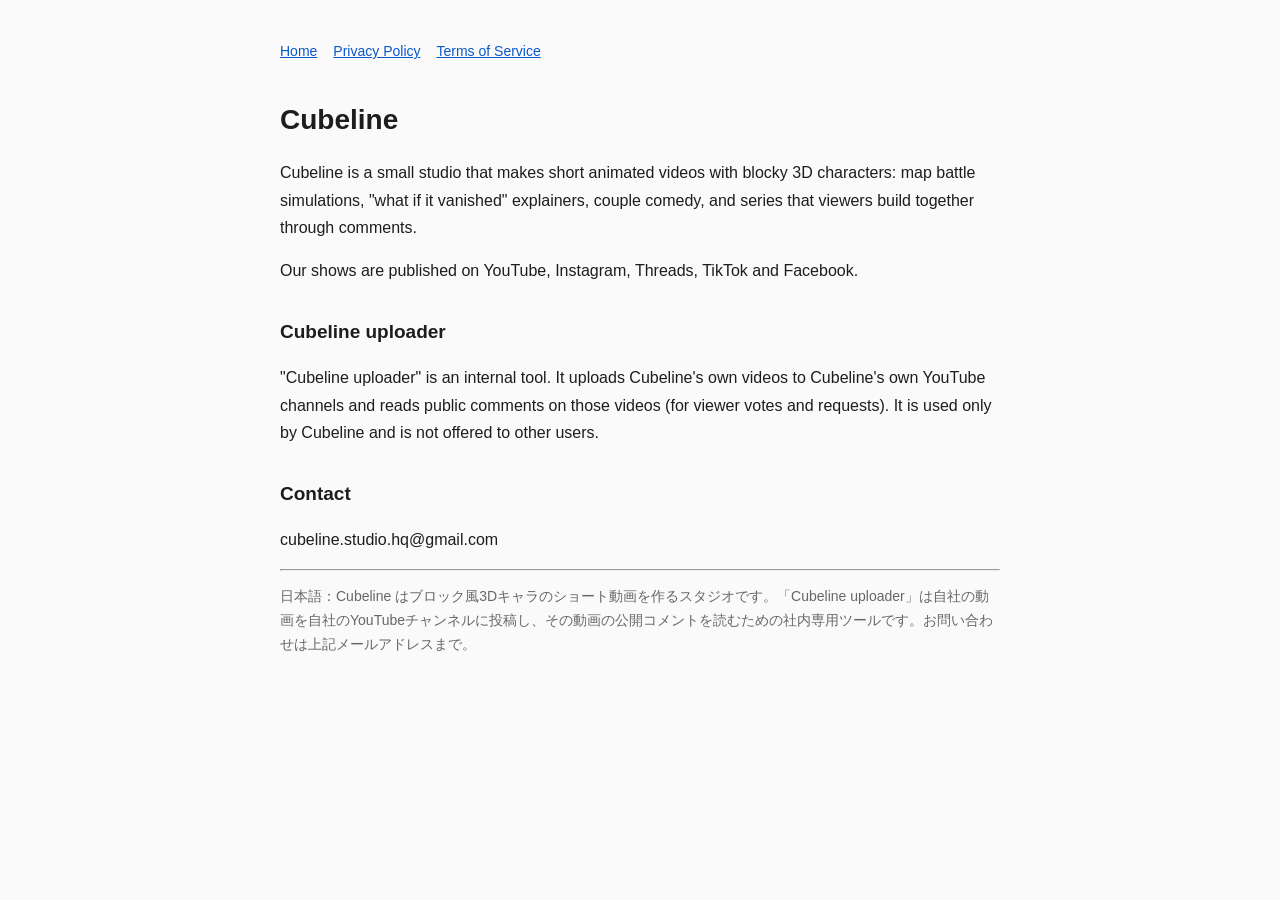
<file: index.html>
<!doctype html><html lang="en"><head><meta charset="utf-8"><meta name="viewport" content="width=device-width,initial-scale=1">
<title>Cubeline</title><link rel="stylesheet" href="style.css"></head><body><main>
<nav><a href="index.html">Home</a><a href="privacy.html">Privacy Policy</a><a href="terms.html">Terms of Service</a></nav>
<h1>Cubeline</h1>
<p>Cubeline is a small studio that makes short animated videos with blocky 3D characters: map battle simulations, "what if it vanished" explainers, couple comedy, and series that viewers build together through comments.</p>
<p>Our shows are published on YouTube, Instagram, Threads, TikTok and Facebook.</p>
<h2>Cubeline uploader</h2>
<p>"Cubeline uploader" is an internal tool. It uploads Cubeline's own videos to Cubeline's own YouTube channels and reads public comments on those videos (for viewer votes and requests). It is used only by Cubeline and is not offered to other users.</p>
<h2>Contact</h2>
<p>cubeline.studio.hq@gmail.com</p>
<hr><p class="note">日本語：Cubeline はブロック風3Dキャラのショート動画を作るスタジオです。「Cubeline uploader」は自社の動画を自社のYouTubeチャンネルに投稿し、その動画の公開コメントを読むための社内専用ツールです。お問い合わせは上記メールアドレスまで。</p>
</main></body></html>
</file>
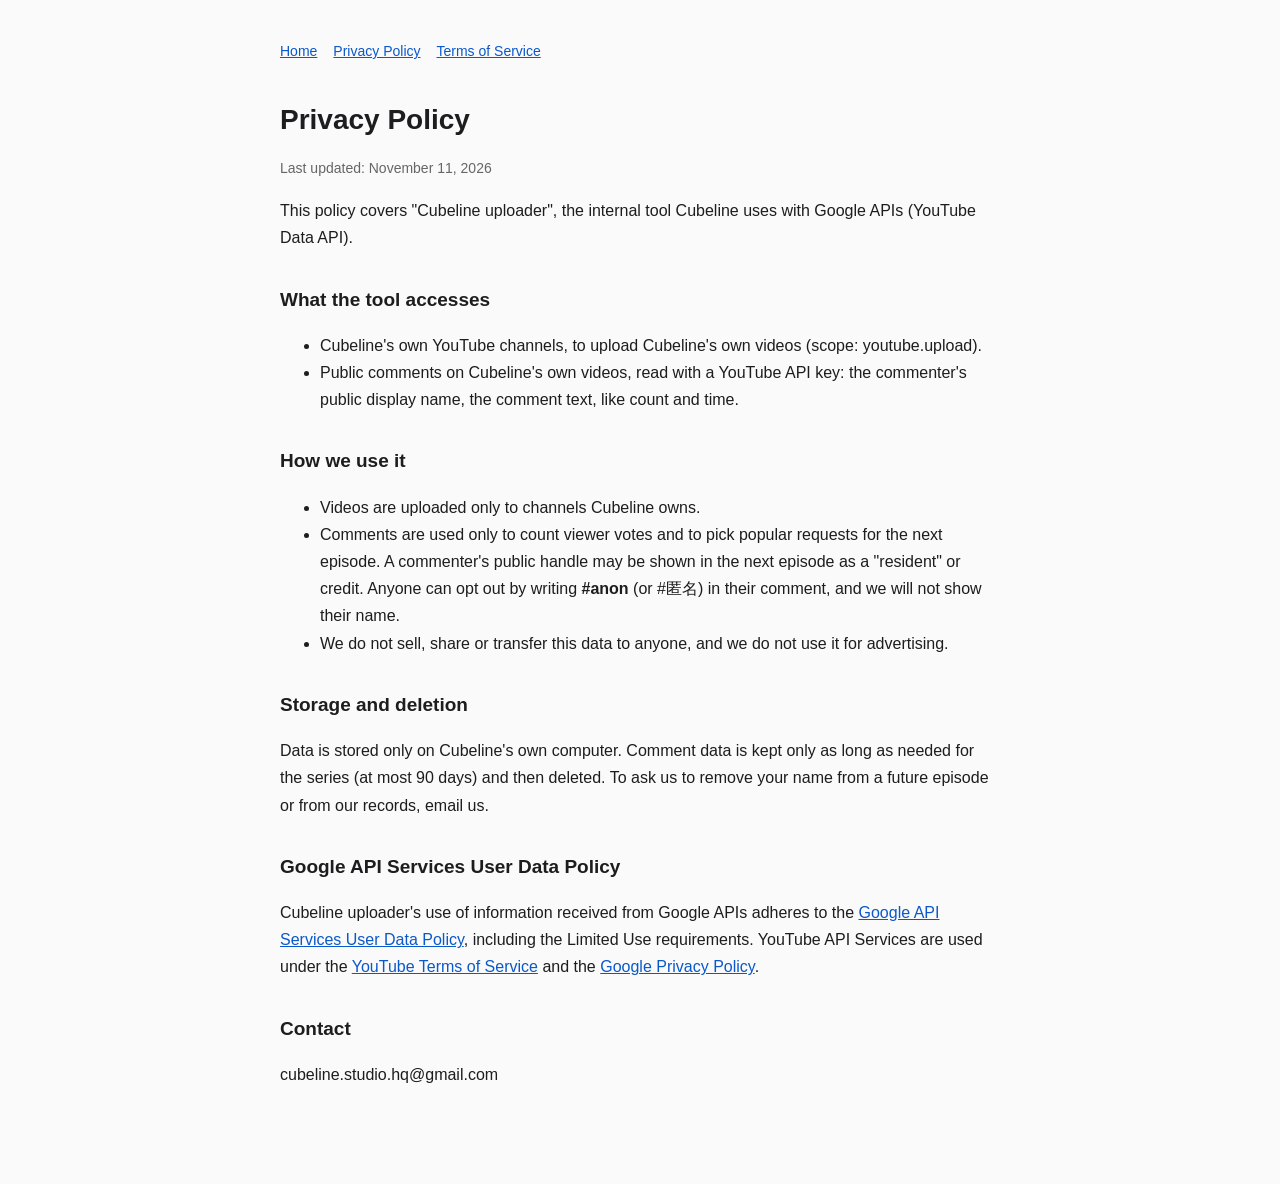
<file: privacy.html>
<!doctype html><html lang="en"><head><meta charset="utf-8"><meta name="viewport" content="width=device-width,initial-scale=1">
<title>Privacy Policy - Cubeline</title><link rel="stylesheet" href="style.css"></head><body><main>
<nav><a href="index.html">Home</a><a href="privacy.html">Privacy Policy</a><a href="terms.html">Terms of Service</a></nav>
<h1>Privacy Policy</h1><p class="note">Last updated: November 11, 2026</p>
<p>This policy covers "Cubeline uploader", the internal tool Cubeline uses with Google APIs (YouTube Data API).</p>
<h2>What the tool accesses</h2>
<ul><li>Cubeline's own YouTube channels, to upload Cubeline's own videos (scope: youtube.upload).</li>
<li>Public comments on Cubeline's own videos, read with a YouTube API key: the commenter's public display name, the comment text, like count and time.</li></ul>
<h2>How we use it</h2>
<ul><li>Videos are uploaded only to channels Cubeline owns.</li>
<li>Comments are used only to count viewer votes and to pick popular requests for the next episode. A commenter's public handle may be shown in the next episode as a "resident" or credit. Anyone can opt out by writing <b>#anon</b> (or #匿名) in their comment, and we will not show their name.</li>
<li>We do not sell, share or transfer this data to anyone, and we do not use it for advertising.</li></ul>
<h2>Storage and deletion</h2>
<p>Data is stored only on Cubeline's own computer. Comment data is kept only as long as needed for the series (at most 90 days) and then deleted. To ask us to remove your name from a future episode or from our records, email us.</p>
<h2>Google API Services User Data Policy</h2>
<p>Cubeline uploader's use of information received from Google APIs adheres to the <a href="https://developers.google.com/terms/api-services-user-data-policy">Google API Services User Data Policy</a>, including the Limited Use requirements. YouTube API Services are used under the <a href="https://www.youtube.com/t/terms">YouTube Terms of Service</a> and the <a href="https://policies.google.com/privacy">Google Privacy Policy</a>.</p>
<h2>Contact</h2><p>cubeline.studio.hq@gmail.com</p>
</main></body></html>
</file>
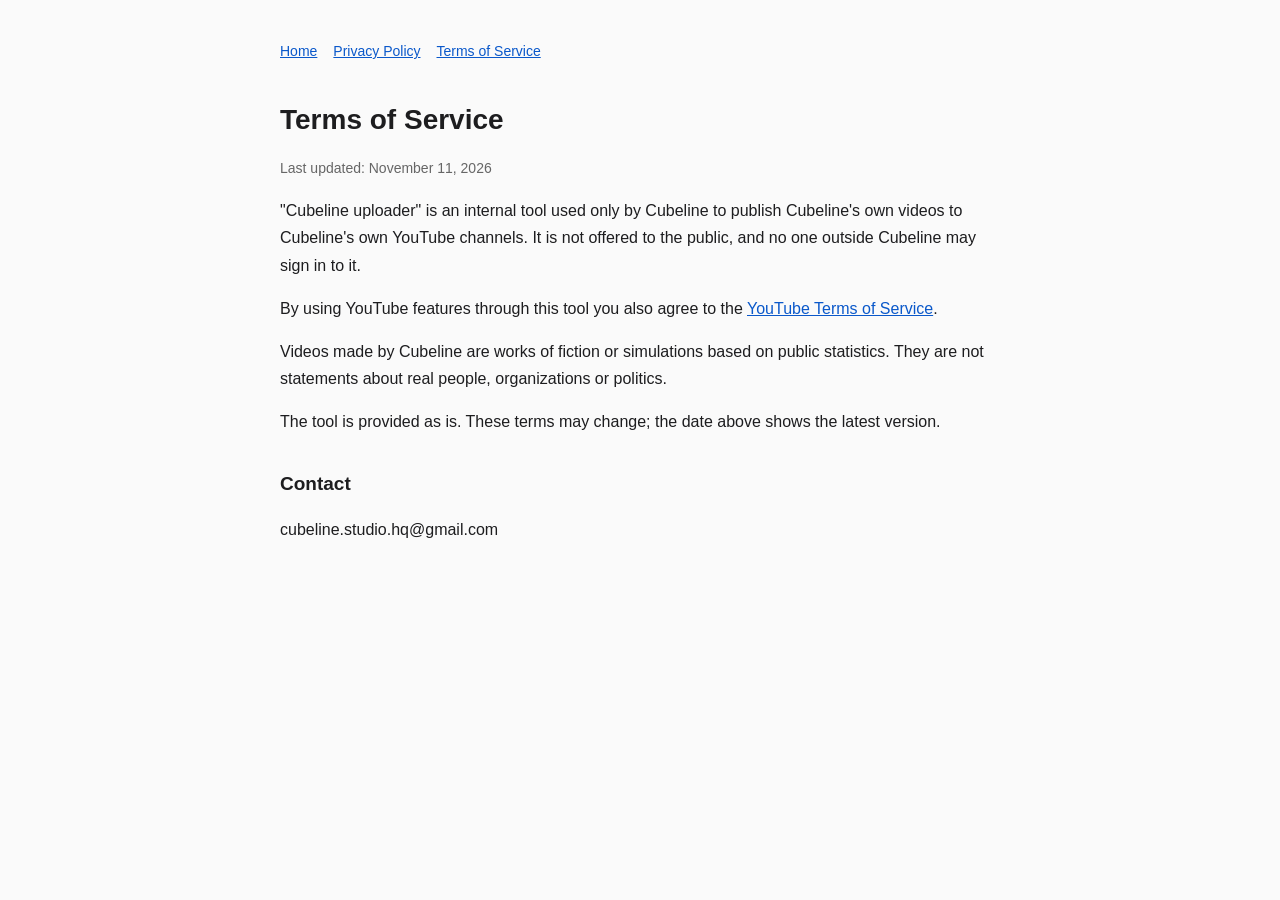
<file: terms.html>
<!doctype html><html lang="en"><head><meta charset="utf-8"><meta name="viewport" content="width=device-width,initial-scale=1">
<title>Terms of Service - Cubeline</title><link rel="stylesheet" href="style.css"></head><body><main>
<nav><a href="index.html">Home</a><a href="privacy.html">Privacy Policy</a><a href="terms.html">Terms of Service</a></nav>
<h1>Terms of Service</h1><p class="note">Last updated: November 11, 2026</p>
<p>"Cubeline uploader" is an internal tool used only by Cubeline to publish Cubeline's own videos to Cubeline's own YouTube channels. It is not offered to the public, and no one outside Cubeline may sign in to it.</p>
<p>By using YouTube features through this tool you also agree to the <a href="https://www.youtube.com/t/terms">YouTube Terms of Service</a>.</p>
<p>Videos made by Cubeline are works of fiction or simulations based on public statistics. They are not statements about real people, organizations or politics.</p>
<p>The tool is provided as is. These terms may change; the date above shows the latest version.</p>
<h2>Contact</h2><p>cubeline.studio.hq@gmail.com</p>
</main></body></html>
</file>
<file: style.css>
body{margin:0;background:#fafafa;color:#1d1d1f;font:16px/1.7 -apple-system,"Hiragino Sans","Noto Sans JP",Helvetica,Arial,sans-serif}
main{max-width:720px;margin:0 auto;padding:40px 20px 80px}
h1{font-size:28px;margin:0 0 8px}h2{font-size:19px;margin:32px 0 8px}
nav{display:flex;gap:16px;margin-bottom:32px;font-size:14px}a{color:#0a58ca}
.note{color:#666;font-size:14px}
</file>
